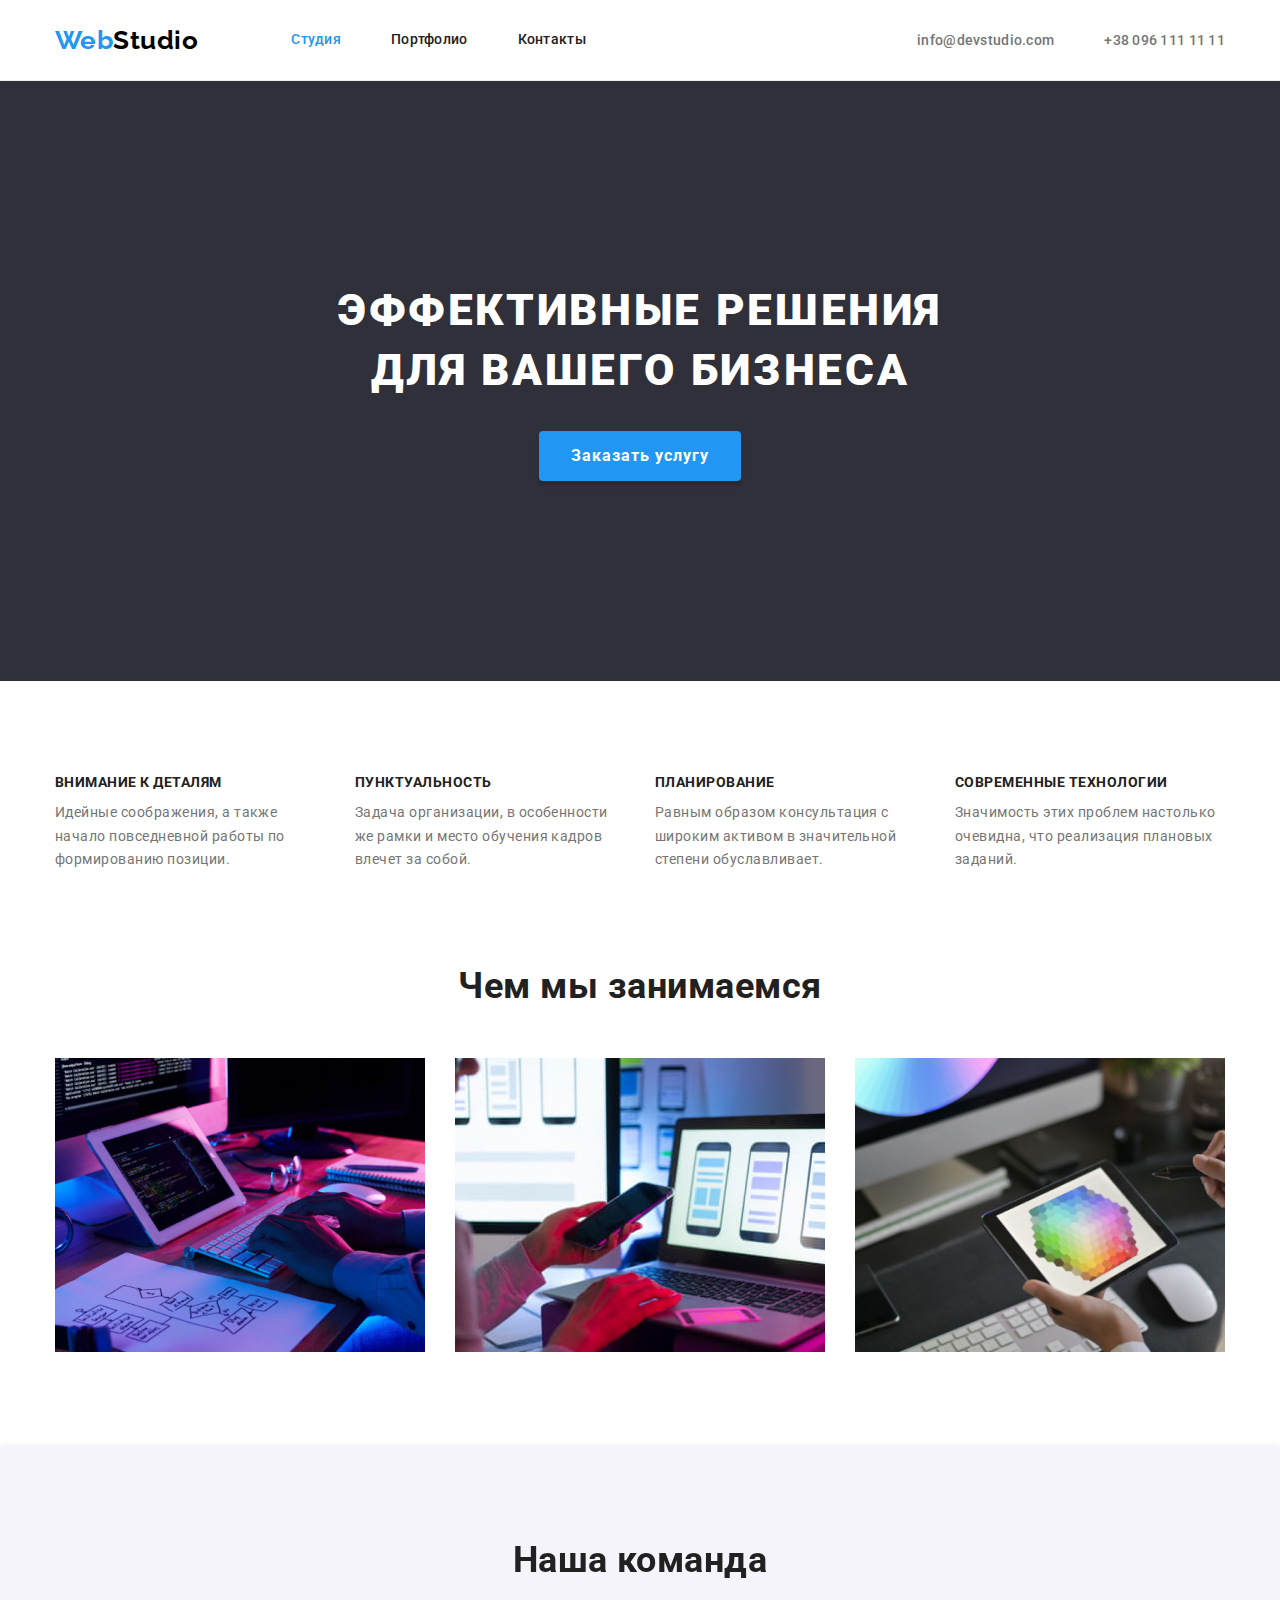
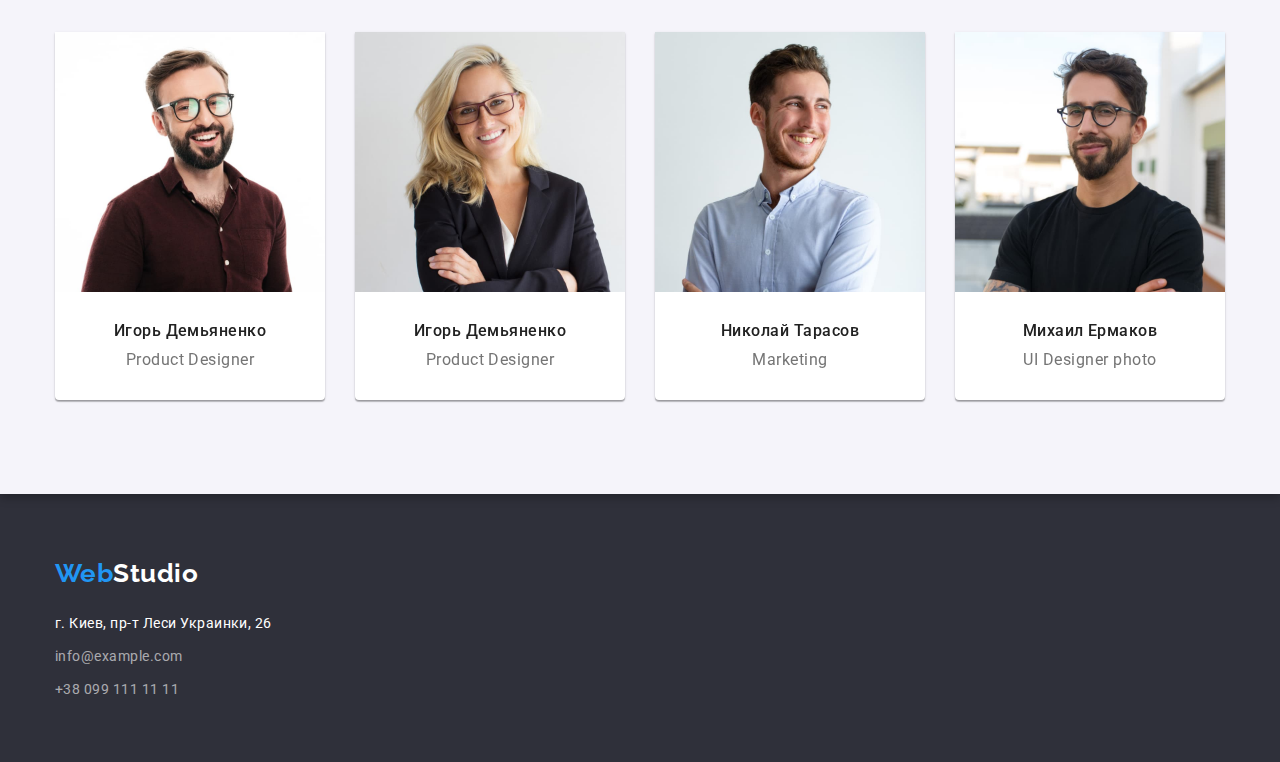
<file: index.html>
<!DOCTYPE html>
<html lang="ru">
  <head>
    <meta charset="UTF-8" />
    <meta http-equiv="X-UA-Compatible" content="IE=edge" />
    <meta name="viewport" content="width=device-width, initial-scale=1.0" />

    <link rel="preconnect" href="https://fonts.googleapis.com" />
    <link rel="preconnect" href="https://fonts.gstatic.com" crossorigin />
    <link
      href="https://fonts.googleapis.com/css2?family=Raleway:wght@700&family=Roboto:wght@400;500;700;900&display=swap"
      rel="stylesheet"
    />
    <link
      rel="stylesheet"
      href="https://cdnjs.cloudflare.com/ajax/libs/modern-normalize/1.0.0/modern-normalize.min.css"
    />
    <link rel="stylesheet" href="./css/styles.css" />
    <title>goit-markup-hw-03</title>
  </head>

  <body>
      <!-- HEADER-->
      <header class="page-header">
        <div class="container main-nav">
          <nav class="main-nav">
            <a href="./" class="logo">
              <!-- <img src="./images/WebStudio.svg" alt="логотип"> -->
              Web<span class="logo-color">Studio</span>
            </a>
      
            <ul class="side-nav">
              <li class="nav-list"><a class="link current" href="./">Студия</a></li>
              <li class="nav-list">
                <a class="link" href="./portfolio.html">Портфолио</a>
              </li>
              <li class="nav-list
                  "><a class="link" href="">Контакты</a></li>
            </ul>
          </nav>
          <ul class="login-nav">
            <li class="item">
              <a class="link mail" href="mailto:info@devstudio.com">info@devstudio.com</a>
            </li>
            <li class="item">
              <a class="link mail" href="tel:+380961111111">+38 096 111 11 11</a>
            </li>
          </ul>
        </div>
      </header>
    <!-- MAIN SECTION-->

    <main>
      <!-- hero -->

      <section class="hero background">
        <div class="container">
          <h1 class="hero-title">Эффективные решения для вашего бизнеса</h1>
          <button class="button primary" type="button">Заказать услугу</button>
        </div>
      </section>

      <!-- ADVANTAGES SECTION-->
      <section class="advantages section">
        <div class="container">
          <ul class="advatages-list">
            <li class="item">
              <h3 class="advantages-title">Внимание к деталям</h3>
              <p class="advantages-par">
                Идейные соображения, а также начало повседневной работы по
                формированию позиции.
              </p>
            </li>
            <li class="item">
              <h3 class="advantages-title">Пунктуальность</h3>
              <p class="advantages-par">
                Задача организации, в особенности же рамки и место обучения
                кадров влечет за собой.
              </p>
            </li>
            <li class="item">
              <h3 class="advantages-title">Планирование</h3>
              <p class="advantages-par">
                Равным образом консультация с широким активом в значительной
                степени обуславливает.
              </p>
            </li>
            <li class="item">
              <h3 class="advantages-title">Современные технологии</h3>
              <p class="advantages-par">
                Значимость этих проблем настолько очевидна, что реализация
                плановых заданий.
              </p>
            </li>
          </ul>
        </div>
      </section>

      <!-- pictures section-->

      <section class="do section">
        <div class="container">
          <h2 class="section-title">Чем мы занимаемся</h2>
          <ul class="section-list">
            <li class="item">
              <img src="./images/box1.jpg" width="370" alt="кодинг" />
            </li>
            <li class="item">
              <img src="./images/box2.jpg" width="370" alt="Планирование" />
            </li>
            <li class="item">
              <img src="./images/box3.jpg" width="370" alt="дизайн" />
            </li>
          </ul>
        </div>
      </section>

      <!-- team section-->

      <section class="team section">
        <div class="container">
          <h2 class="section-title">Наша команда</h2>
          <ul class="team-list">
            <li class="team-item">
              <img
                src="./images/photo1.jpg"
                width="270"
                height="260"
                alt="фото дизайнера"
              />
              <div class="team-card">
                <h3 class="team-title">Игорь Демьяненко</h3>
                <p class="team-par">Product Designer</p>
              </div>
            </li>

            <li class="team-item">
              <img
                src="./images/photo2.jpg"
                width="270"
                alt="фото фрон-ендера"
              />
              <div class="team-card">
                <h3 class="team-title">Игорь Демьяненко</h3>
                <p class="team-par">Product Designer</p>
              </div>
            </li>

            <li class="team-item">
              <img
                src="./images/photo3.jpg"
                width="270"
                alt="фото маркетолога"
              />
              <div class="team-card">
                <h3 class="team-title">Николай Тарасов</h3>
                <p class="team-par">Marketing</p>
              </div>
            </li>

            <li class="team-item">
              <img
                src="./images/photo4.jpg"
                width="270"
                alt="фото интерфейс дизайнера"
              />
              <div class="team-card">
                <h3 class="team-title">Михаил Ермаков</h3>
                <p class="team-par">UI Designer photo</p>
              </div>
            </li>
          </ul>
        </div>
      </section>
    </main>

    <!-- adress section-->

  
      <footer class="footer">
        <div class="container">
          <a class="footer-logo" href="/">
          Web<span class="footer-color">Studio</span>
          <!-- <img src="./images/WebStudio.svg" alt="logo"> -->
        </a>
        <address>
          <ul class="footer-title">
            <li class="footer-list">
              <a class="link" href="https://goo.gl/maps/xrUxvXRaoUCYZm5W7" target="_blank" rel="noopener noreferrer">
                г. Киев, пр-т Леси Украинки, 26</a>
            </li>
            <li class="footer-list">
              <a class="link mail-footer" href="mailto:info@example.com">info@example.com</a>
            </li>
            <li class="footer-list">
              <a class="link mail-footer" href="tel:+380991111111">+38 099 111 11 11</a>
            </li>
          </ul>
        </address>
      </div>
      </footer>
  </body>
</html>
</file>
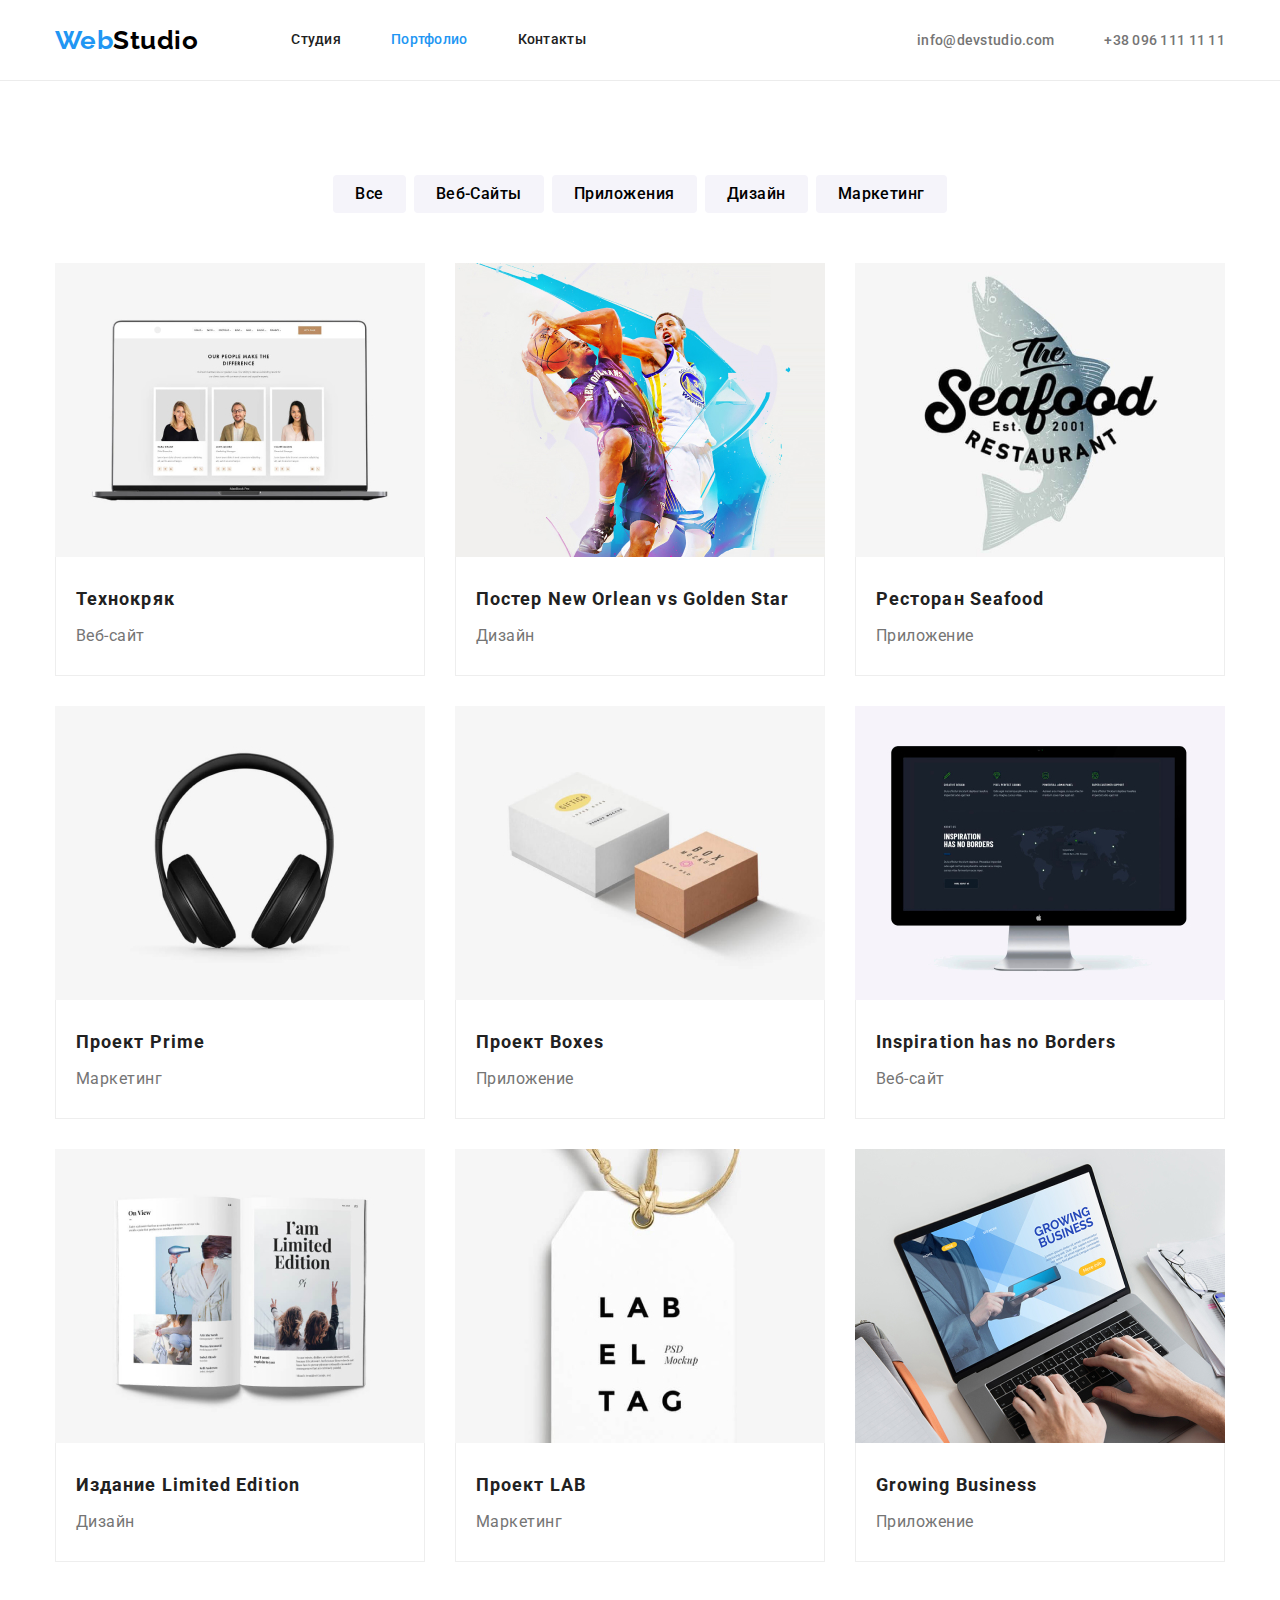
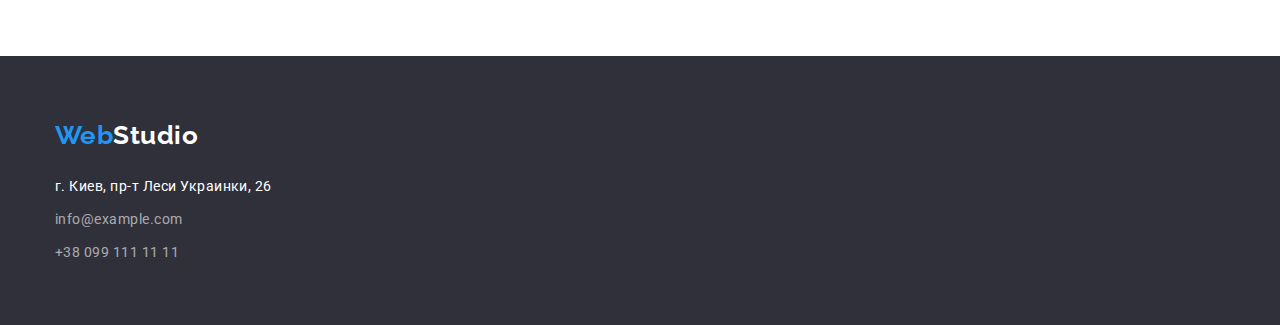
<file: portfolio.html>
<!DOCTYPE html>
<html lang="ru">
  <head>
    <meta charset="UTF-8" />
    <meta http-equiv="X-UA-Compatible" content="IE=edge" />
    <meta name="viewport" content="width=device-width, initial-scale=1.0" />
    <link rel="preconnect" href="https://fonts.googleapis.com" />
    <link rel="preconnect" href="https://fonts.gstatic.com" crossorigin />
    <link
      href="https://fonts.googleapis.com/css2?family=Raleway:wght@700&family=Roboto:wght@400;500;700;900&display=swap"
      rel="stylesheet"
    />
    <link
      rel="stylesheet"
      href="https://cdnjs.cloudflare.com/ajax/libs/modern-normalize/1.0.0/modern-normalize.min.css"
    />
    <link rel="stylesheet" href="./css/styles.css" />
    <title>Portfolio</title>
  </head>
  <body>
    <!-- HEADER-->
    <header class="page-header">
     <div class="container main-nav">
        <nav class="main-nav">
          <a href="./" class="logo">
            <!-- <img src="./images/WebStudio.svg" alt="логотип"> -->
            Web<span class="logo-color">Studio</span>
          </a>
        
          <ul class="side-nav">
            <li class="nav-list"><a class="link" href="./">Студия</a></li>
            <li class="nav-list">
              <a class="link current" href="./portfolio.html">Портфолио</a>
            </li>
            <li class="nav-list
            "><a class="link" href="">Контакты</a></li>
          </ul>
        </nav>
          <ul class="login-nav">
            <li class="item">
              <a class="link mail" href="mailto:info@devstudio.com">info@devstudio.com</a>
            </li>
            <li class="item">
              <a class="link mail" href="tel:+380961111111">+38 096 111 11 11</a>
            </li>
          </ul>
    </div>

    </header>

    <!-- Main sector -->

    <main>
      <section class="section">
        <div class="container">
          <ul class="button-nav">
            <li class="item">
              <button class="button-secondary" type="button">Все</button>
            </li>
            <li class="item">
              <button class="button-secondary" type="button">Веб-Сайты</button>
            </li>
            <li class="item">
              <button class="button-secondary" type="button">Приложения</button>
            </li>
            <li class="item">
              <button class="button-secondary" type="button">Дизайн</button>
            </li>
            <li class="item">
              <button class="button-secondary" type="button">Маркетинг</button>
            </li>
          </ul>

          <h1 hidden>Наши работы</h1>
          <ul class="image-list">
            <li class="flex-item">
              <a href="" class="link">
                <img src="./images/img1.jpg" width="370" alt="веб-сайт" />
                <div class="card">
                  <h2 class="image-title">Технокряк</h2>
                  <p class="image-subtitle">Веб-сайт</p>
                </div>
              </a>
            </li>

            <li class="flex-item">
              <a href="" class="link">
                <img
                  src="./images/img2.jpg"
                  width="370"
                  alt="постер с баскетболистами"
                />
                <div class="card">
                  <h2 class="image-title">Постер New Orlean vs Golden Star</h2>
                  <p class="image-subtitle">Дизайн</p>
                </div>
              </a>
            </li>

            <li class="flex-item">
              <a href="" class="link">
                <img
                  src="./images/img3.jpg"
                  width="370"
                  alt="логотип рыбного ресторана"
                />
                <div class="card">
                  <h2 class="image-title">Ресторан Seafood</h2>
                  <p class="image-subtitle">Приложение</p>
                </div>
              </a>
            </li>

            <li class="flex-item">
              <a href="" class="link">
                <img src="./images/img4.jpg" width="370" alt="Наушники" />
                <div class="card">
                  <h2 class="image-title">Проект Prime</h2>
                  <p class="image-subtitle">Маркетинг</p>
                </div>
              </a>
            </li>

            <li class="flex-item">
              <a href="" class="link">
                <img src="./images/img5.jpg" width="370" alt="коробки" />
               <div class="card"><h2 class="image-title">Проект Boxes</h2>
              <p class="image-subtitle">Приложение</p>
            </div>
              </a>
            </li>

            <li class="flex-item">
              <a href="" class="link">
                <img src="./images/img6.jpg" width="370" alt="веб-сайт" />
                <div class="card">
                  <h2 class="image-title">Inspiration has no Borders</h2>
                  <p class="image-subtitle">Веб-сайт</p>
                </div>
              </a>
            </li>

            <li class="flex-item">
              <a href="" class="link">
                <img src="./images/img7.jpg" width="370" alt="журнал" />
                <div class="card">
                  <h2 class="image-title">Издание Limited Edition</h2>
                  <p class="image-subtitle">Дизайн</p>
                </div>
              </a>
            </li>

            <li class="flex-item">
              <a href="" class="link">
                <img src="./images/img8.jpg" width="370" alt="бирка" />
                <div class="card">
                  <h2 class="image-title">Проект LAB</h2>
                  <p class="image-subtitle">Маркетинг</p>
                </div>
              </a>
            </li>

            <li class="flex-item">
              <a href="" class="link">
                <img src="./images/img9.jpg" width="370" alt="ноутбук" />
                <div class="card">
                  <h2 class="image-title">Growing Business</h2>
                  <p class="image-subtitle">Приложение</p>
                </div>
              </a>
            </li>
          </ul>
          </div>
        </section>
    
    </main>

    <!-- adress section-->
<footer class="footer">
  <div class="container">
    <a class="footer-logo" href="/">
      Web<span class="footer-color">Studio</span>
      <!-- <img src="./images/WebStudio.svg" alt="logo"> -->
    </a>
    <address>
      <ul class="footer-title">
        <li class="footer-list">
          <a class="link" href="https://goo.gl/maps/xrUxvXRaoUCYZm5W7" target="_blank" rel="noopener noreferrer">
            г. Киев, пр-т Леси Украинки, 26</a>
        </li>
        <li class="footer-list">
          <a class="link mail-footer" href="mailto:info@example.com">info@example.com</a>
        </li>
        <li class="footer-list">
          <a class="link mail-footer" href="tel:+380991111111">+38 099 111 11 11</a>
        </li>
      </ul>
    </address>
  </div>
</footer>
</body>

</html>
</file>
<file: css/styles.css>
:root {
  --primary-text-color: #212121;
  --accent-color: #2196f3;
  --secondary-text-color: #757575;
  --banner-color: #2f303a;
  --secondary-banner-color: #f5f4fa;
}

::selection {
  color: #ffffff;
  background-color: #2196f3;
}

body {
  background-color: #ffffff;
  color: var(--primary-text-color);
  font-family: 'Roboto', sans-serif;
  letter-spacing: 0.03em;
}

ul {
  list-style: none;
  padding: 0;
  margin: 0;
}

h1,
h2,
h3,
h4,
h5,
h6,
p {
  margin: 0;
  padding: 0;
}

img {
  display: block;
}

.link {
  text-decoration: none;
}

.container {
  width: 1200px;
  margin-left: 0;
  margin-right: 0;
  margin: auto;
  padding-right: 15px;
  padding-left: 15px;
}

.section {
  padding-bottom: 94px;
  padding-top: 94px;
}

img {
  display: block;
}

/* site nav */

.page-header{
  border-bottom: 1px solid #ececec;
}

.main-nav {
  display: flex;
  align-items: center;
}

.side-nav {
  display: flex;
  margin-left: 93px;
}

.side-nav .nav-list + .nav-list {
  margin-left: 50px;
  
}

.side-nav .link {
  display: block;

  color: var(--primary-text-color);
  text-decoration: none;
  font-size: 14px;
  font-weight: 500;
  line-height: 1.14;
  letter-spacing: 0.02em;
    padding-top: 32px;
    padding-bottom: 32px;
}

.side-nav .link.current {
  color: var(--accent-color);
}

.side-nav .link:hover,
.link:focus {
  color: var(--accent-color);
}

/* login-nav */

.login-nav {
  display: flex;
  margin-left: auto;
}

.login-nav .item + .item {
  margin-left: 50px;
}

.login-nav .mail {
  color: var(--secondary-text-color);
  text-decoration: none;
  font-weight: 500;
  font-size: 14px;
  line-height: 1.14;
  letter-spacing: 0.02em;
}

.login-nav .link:hover,
.login-nav .link:focus {
  color: var(--accent-color);
}

/* HERO */

.background {
  background-color: var(--banner-color);
}

.hero {
  text-align: center;
  padding-top: 200px;
  padding-bottom: 200px;
  margin-top: 0px;
  margin-bottom: 0px;
}

.hero-title {
  max-width: 696px;

  color: #ffffff;
  font-weight: 900;
  font-size: 44px;
  line-height: 1.36;
  text-align: center;
  letter-spacing: 0.06em;
  text-transform: uppercase;
  margin: 0 auto;
}

/* advantages */

.advatages-list {
  display: flex;
  margin: -15px;
}

.advatages-list .item {
  /* margin-right: 30px; */
  max-height: 101px;

  width: calc((100% - 3 * 30px) / 4);
  margin: 15px;
  /* background-color: tomato; */
}

.advantages-title {
  color: var(--primary-text-color);
  font-weight: 700;
  font-size: 14px;
  line-height: 1.14;
  text-transform: uppercase;
}

.advantages-par {
  color: var(--secondary-text-color);
  font-size: 14px;
  line-height: 1.71;
  margin-top: 10px;
}

/* what we do section */

.do {
  padding-top: 0;
}

.section-title {
  font-weight: 700;
  font-size: 36px;
  line-height: 1.16;
  text-align: center;
  margin-bottom: 50px;
}

.section-list {
  display: flex;
}

.section-list .item:nth-child(-n + 2) {
  margin-right: 30px;
  max-height: 386px;
}

/* .section-list {
  display: flex;
  margin: -15px;
} */

/* .section-list .item {
  width: calc((100% - 2 * 30px) / 3);
  margin: 15px;
} */

/* team */

.team {
  background-color: var(--secondary-banner-color);
  filter: drop-shadow(0px 4px 4px rgba(0, 0, 0, 0.25));
}

.team .team-item {
  background-color: #ffffff;
  box-shadow: 0px 1px 3px rgba(0, 0, 0, 0.12), 0px 1px 1px rgba(0, 0, 0, 0.14),
    0px 2px 1px rgba(0, 0, 0, 0.2);
  border-radius: 0px 0px 4px 4px;
}

/* .team-list {
  display: flex;
  align-items: center;
  margin: -15px;
}

.team-list .team-item {
  width: 270px;
  margin: 15px;
} */

.team-list {
  display: flex;
}

.team-list .team-item + .team-item {
  margin-left: 30px;
}

.team-title {
  color: var(--primary-text-color);

  font-weight: 500;
  font-size: 16px;
  line-height: 1.18;
  text-align: center;
  margin-bottom: 10px;
}

.team-par {
  color: var(--secondary-text-color);
  font-size: 16px;
  line-height: 1.18;
  text-align: center;
}

.team-card {
  padding-top: 30px;
  padding-bottom: 30px;
}

/* footer */

.footer {
  background-color: var(--banner-color);
}

.footer {
  padding-top: 60px;
  padding-bottom: 60px;
}

/* .footer-list {
  margin-bottom: 9px;
} */

.footer-logo {
  display: inline-block;
  color: var(--accent-color);

  text-decoration: none;
  font-family: 'Raleway';
  font-weight: 700;
  font-size: 26px;
  line-height: 1.49;
  margin-bottom: 20px;
}

.footer-color {
  color: #ffffff;

  text-decoration: none;
  font-family: 'Raleway';
  font-weight: 700;
  font-size: 26px;
  line-height: 1.19;
}

.footer-title .link:hover,
.footer-title .link:focus {
  color: var(--accent-color);
}

.footer-title .link {
  color: #ffffff;

  text-decoration: none;
  font-style: normal;
  font-size: 14px;
  line-height: 1.71;
}


.footer-title .footer-list + .footer-list {
  margin-top: 9px;
}

.footer-title .mail-footer {
  color: rgba(255, 255, 255, 0.6);
}

/* portfolio css */

/* button-nav */

.button-nav {
  display: flex;
  justify-content: center;
  margin-bottom: 50px;
}

.button-nav .item + .item {
  margin-left: 8px;
}

/* image section */

.card {
  border: 1px solid #EEEEEE;
  padding:24px 20px;
  border-top: 0;
}

.image-title {
  color: var(--primary-text-color);

  font-weight: 700;
  font-size: 18px;
  line-height: 2;
  letter-spacing: 0.06em;
  margin-bottom: 4px;
}

.image-subtitle {
  color: var(--secondary-text-color);

  font-size: 16px;
  line-height: 1.88;

}

.image-list {
  display: flex;
  flex-wrap: wrap;
  margin: -15px;
}

.image-list .flex-item {
  width: 370px;
  /* background-color: tomato; */
  margin: 15px;
}

/* logo */

.logo {
  color: var(--accent-color);

  text-decoration: none;
  font-family: 'Raleway';
  font-weight: 700;
  font-size: 26px;
  line-height: 1.19;
}

.logo-color {
  color: #000000;
}

/* buttons */

.button {
  background-color: var(--accent-color);
  color: #ffffff;
  box-shadow: 0px 4px 4px rgba(0, 0, 0, 0.15);
  border-radius: 4px;
  border: 0;

  height: 50px;
  min-width: 200px;
  padding: 10px 32px 10px 32px;
  vertical-align: middle;
  text-align: center;
  margin: 0 auto;
  margin-top: 30px;

  font-weight: 700;
  font-size: 16px;
  line-height: 1.88;
  letter-spacing: 0.06em;
}

.button-secondary {
  padding: 6px 22px;

  font-family: 'Roboto';
  font-style: normal;
  font-weight: 500;
  font-size: 16px;
  line-height: 1.62;
  text-align: center;
  letter-spacing: 0.03em;
  background: #f5f4fa;
  border-radius: 4px;
  border: 0;
}

.primary:hover {
  background-color: #188ce8;
  cursor: pointer;
}

.button-secondary:hover {
  background-color: var(--accent-color);
  color: #ffffff;
  cursor: pointer;
}
</file>
